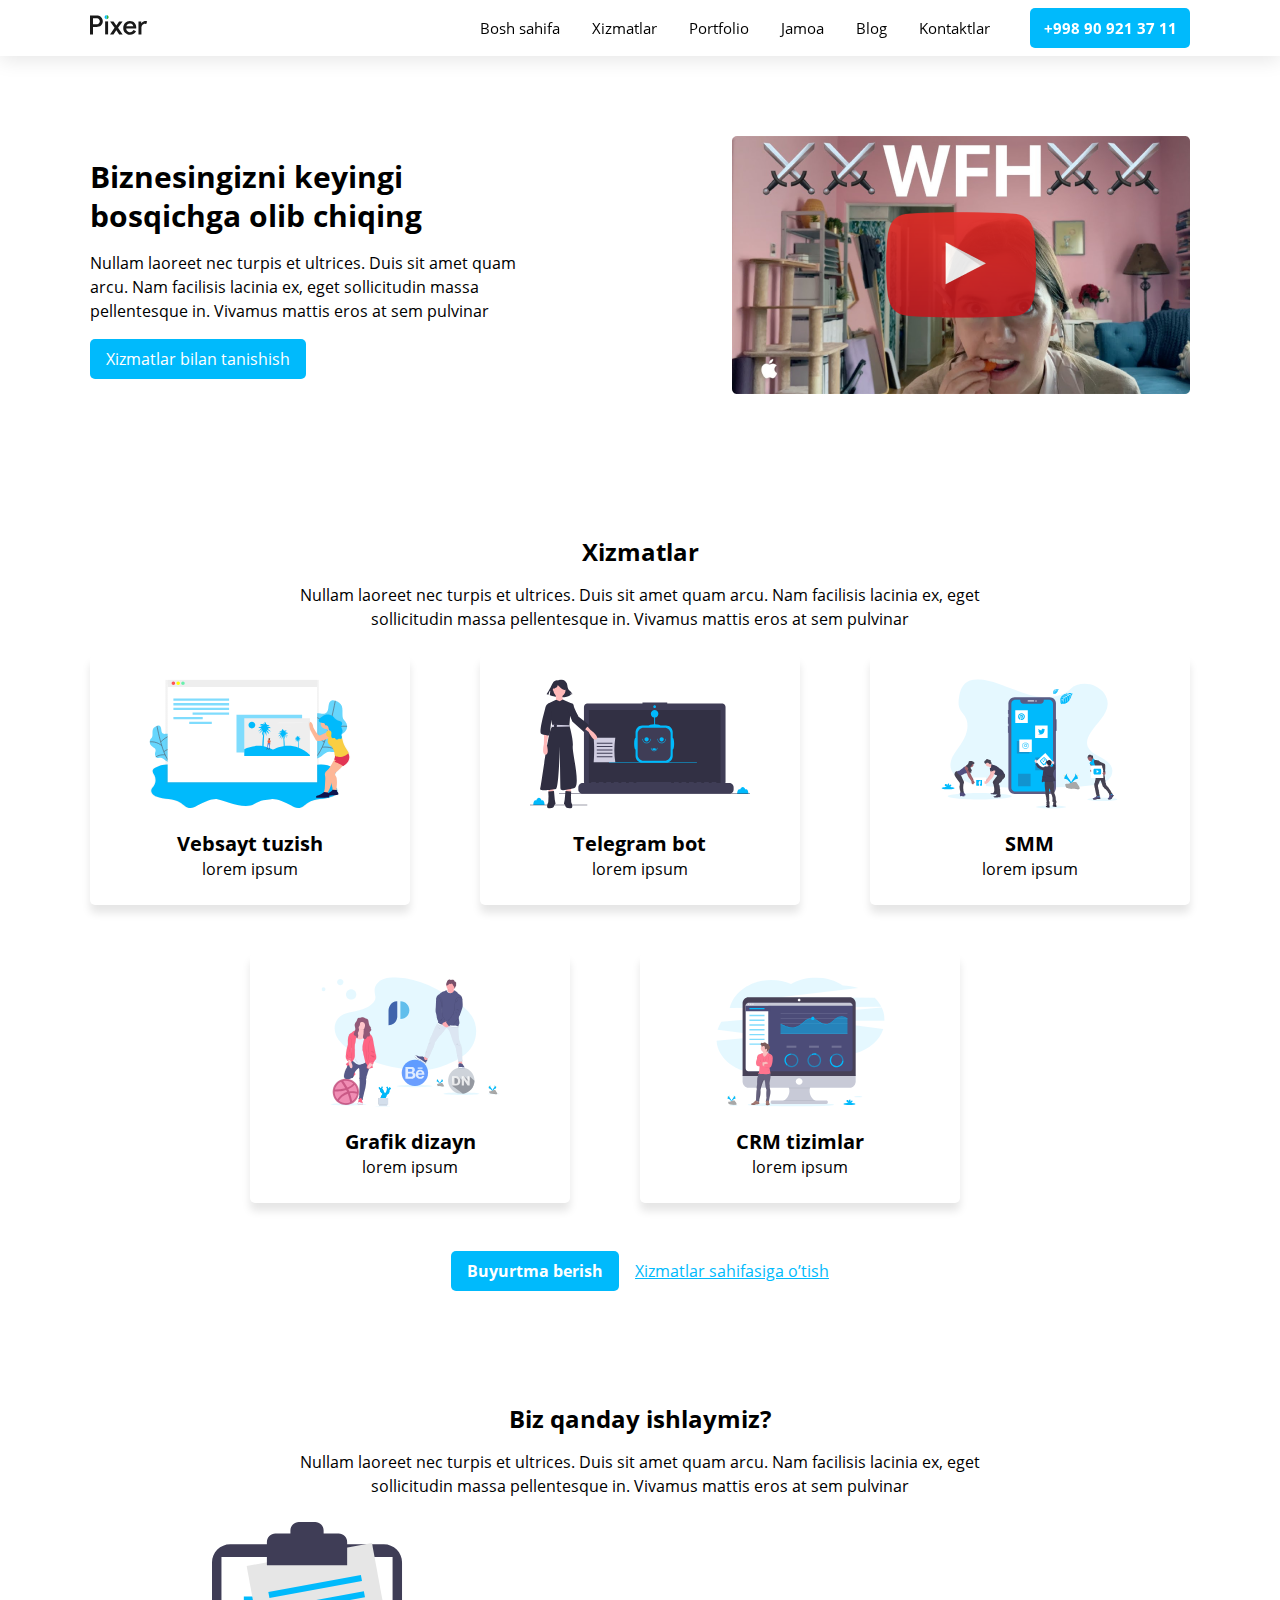
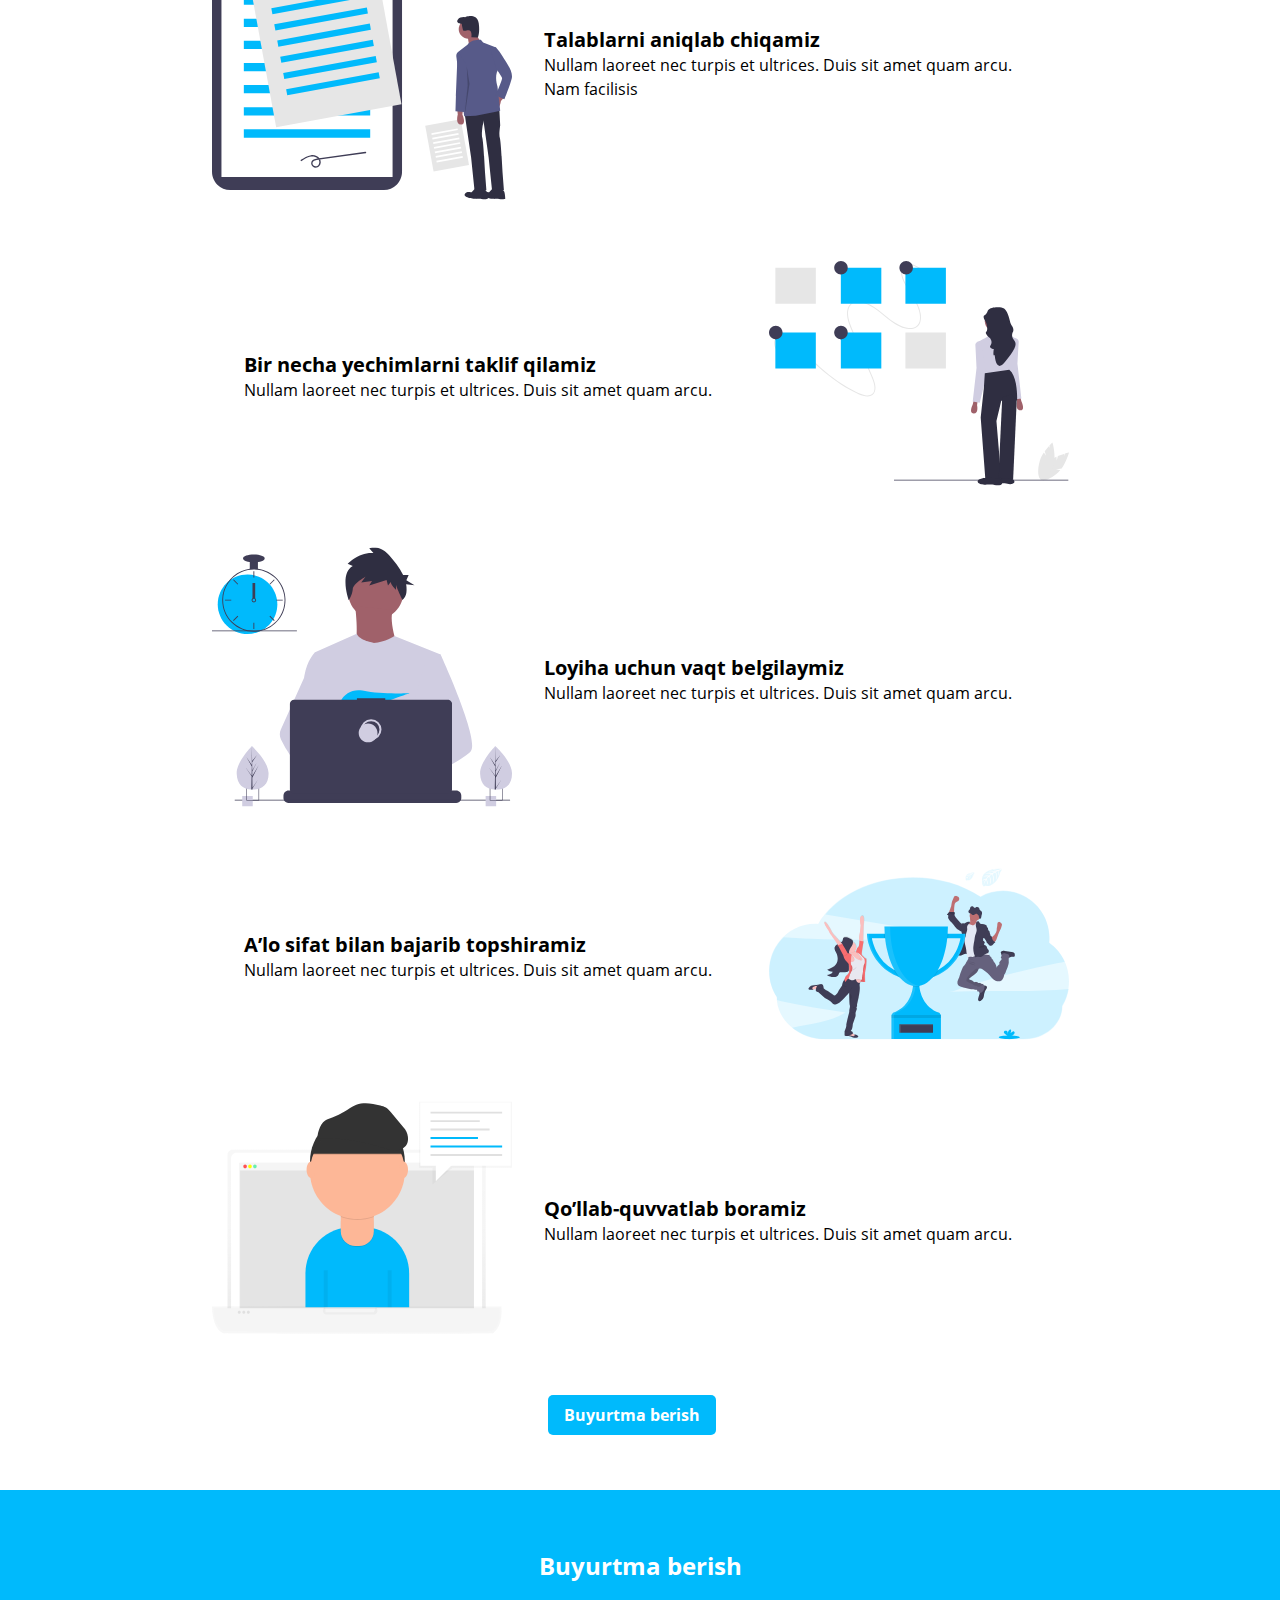
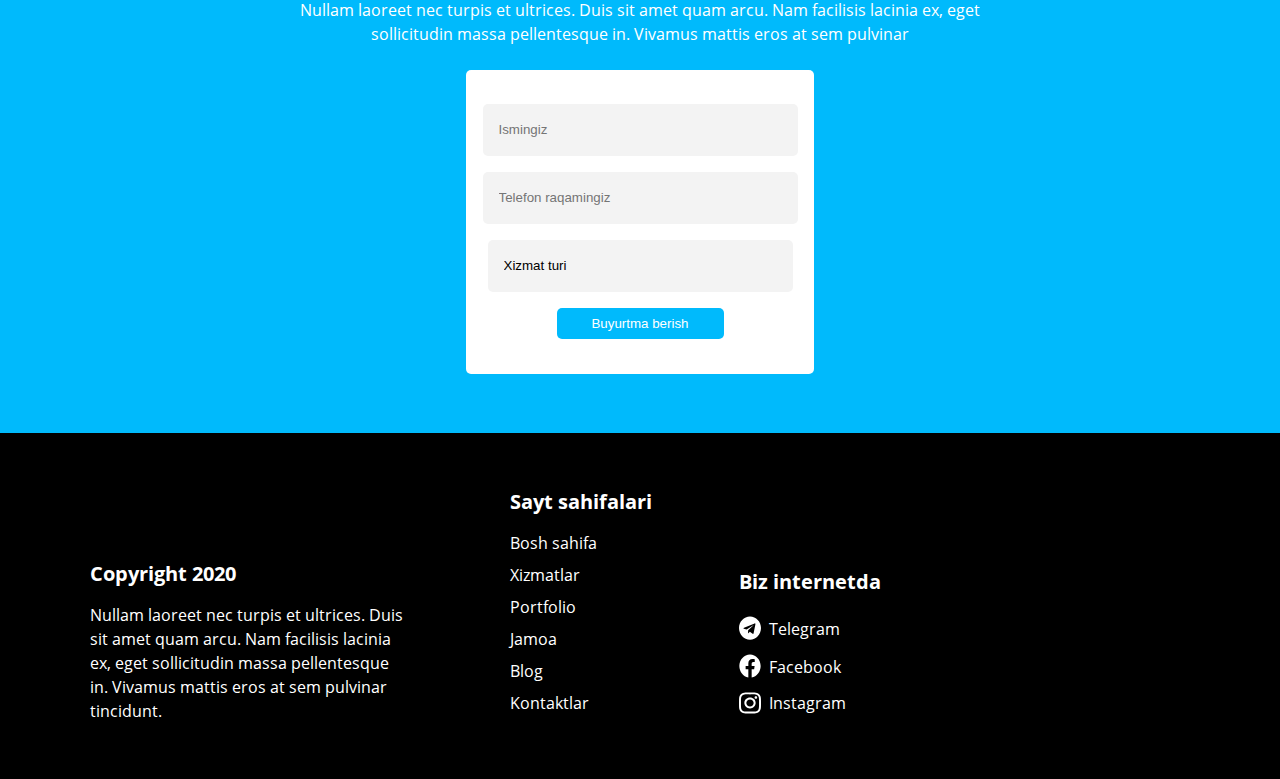
<file: index.html>
<!DOCTYPE html>
<html lang="en">
<head>
    <meta charset="UTF-8">
    <meta http-equiv="X-UA-Compatible" content="IE=edge">
    <meta name="viewport" content="width=device-width, initial-scale=1.0">
    <title>Pixer-Islom najod talim imtihonidan otish uchun</title>
    <link rel="stylesheet" href="css/fonts.css">
    <!-- <link rel="stylesheet" href="css/style.css">  e css oringe -->
    
    <link rel="stylesheet" href="css/styles.min.css">       <!-- style css minify -->
</head>
<body>
    <!-- SECTION HEADER -->

    <header >
        <div class="container ">
            <nav class="nav_warapper">
                <a class="logo" href="index.html">
                    <img src="./img/layer.svg" alt="logo pixer" height="20" width="58">
                </a>
            
                <ul class="nav">
                    <li><a class="links" href="index.html">Bosh sahifa</a></li>
                    <li class="dropdawn">
                        <a class="links" href="#xizmat">Xizmatlar</a>
                        <ul class="dropdawn__menu">
                            <li><a href="#sayt">Vebsayt</a></li>
                            <li><a href="#">Telegram bot</a></li>
                            <li><a href="#">SMM</a></li>
                            <li><a href="#">Grafik dizayn</a></li>
                            <li><a href="#">CRM tizim</a></li>
                        </ul>
                    
                    </li>
                    <li><a class="links" href="#">Portfolio</a></li>
                    <li><a class="links" href="#">Jamoa</a></li>
                    <li><a class="links" href="#">Blog</a></li>
                    <li><a class="links" href="#">Kontaktlar</a></li>
                    <li class="number"><a  href="tel:+998909213711">+998 90 921 37 11</a></li>
                </ul>
            </nav>
        </div>
    </header>

    <!-- SECTION HEADER END -->

    <main>

        <!-- SECTION INTRO -->

        <section class="intro container" id="bosh-sahifa">
            <div class="intro__text">
                <h1>Biznesingizni keyingi bosqichga olib chiqing</h1>
                <p>Nullam laoreet nec turpis et ultrices. Duis sit amet quam arcu. Nam facilisis lacinia ex, eget sollicitudin massa pellentesque in. Vivamus mattis eros at sem pulvinar</p>
                <a class="xizmat__link" href="#xizmat">Xizmatlar bilan tanishish</a>
            </div>
            <div>
                <a class="youtube" href="https://youtu.be/IxRJ8vplzAo" target="_blank">
                    <img class="intro__img" src="./img/youtube-embed.png" srcset="./img/youtube-embed.png 1x, ./img/youtube-embed.png@2.png 2x" alt="you tube" width="458" height="258">
                </a>
            </div>
        </section>
        
        <!-- SECTION INTRO END -->

        <!-- SECTION XIZMATLAR -->

        <section class="xizmatlar container" id="xizmat">
            <div class="xizmatlar__text">
                    <h2>Xizmatlar</h2>
                    <p>Nullam laoreet nec turpis et ultrices. Duis sit amet quam arcu. Nam facilisis lacinia ex, eget sollicitudin massa pellentesque in. Vivamus mattis eros at sem pulvinar</p>
                
            </div> 
            
            <ul class="xizmatlar__box">
                <li class="website">
                    <a class="xizmat_link" href="./xizmatlar.html">
                        <img src="./img/website-illustration.svg" alt="website" width="202" height="130"> 
                        <h3>Vebsayt tuzish</h3>
                        <p>lorem ipsum</p>
                    </a>
                </li>
                
                <li class="telegram-bot">
                    <a class="xizmat_link" href="./xizmatlar.html">
                        <img src="./img/bot-illustration.svg" alt="telegram bot" width="222" height="130"> 
                        <h3>Telegram bot</h3>
                        <p>lorem ipsum</p>
                    </a>
                </li>

                <li class="smm">
                    <a class="xizmat_link" href="./xizmatlar.html">
                        <img src="./img/smm-illustration.svg" alt="smm" width="177" height="130"> 
                        <h3>SMM</h3>
                        <p>lorem ipsum</p>
                    </a>
                </li>

                <li class="design">
                    <a class="xizmat_link" href="./xizmatlar.html">
                        <img src="./img/design-illustration.svg" alt="graphic design" width="179" height="130"> 
                        <h3>Grafik dizayn</h3>
                        <p>lorem ipsum</p>
                    </a>
                </li>

                <li class="CRM">
                    <a class="xizmat_link" href="./xizmatlar.html">
                        <img src="./img/crm-illustration.svg" alt="CRM tizimlari" width="169" height="130"> 
                        <h3>CRM tizimlar</h3>
                        <p>lorem ipsum</p>
                    </a>
                </li>
            </ul>

            <div class="buyurtma-link">
                <a class="buyurtma" href="#buyurtma">Buyurtma berish</a>
                <a class="xizmatlar-sahifasi" href="xizmatlar.html">Xizmatlar sahifasiga o’tish</a>
            </div>

        </section>

        <!-- SECTION XIZMATLAR END -->

        <!-- SECTION ABOUT US -->

        <section class="about-us container">
            <div class="about-us__sarlovha">
                <h2>Biz qanday ishlaymiz?</h2>
                <p>Nullam laoreet nec turpis et ultrices. Duis sit amet quam arcu. Nam facilisis lacinia ex, eget sollicitudin massa pellentesque in. Vivamus mattis eros at sem pulvinar</p>
            </div>

            <ul class="talablar">
                <li><img src="./img/talablar.svg" alt="talablar"></li>
                <li class="talablar__text">
                    <h3>Talablarni aniqlab chiqamiz</h3>
                    <p>Nullam laoreet nec turpis et ultrices. Duis sit amet quam arcu. Nam facilisis</p>
                </li>
            </ul>

            <ul class="talablar">
                <li><img src="./img/yechimlar.svg" alt="talablar"></li>
                <li class="talablar__text">
                    <h3>Bir necha yechimlarni taklif qilamiz</h3>
                    <p>Nullam laoreet nec turpis et ultrices. Duis sit amet quam arcu.</p>
                </li>
            </ul>

            <ul class="talablar">
                <li><img src="./img/camp-and-boy.svg" alt="talablar"></li>
                <li class="talablar__text">
                    <h3>Loyiha uchun vaqt belgilaymiz</h3>
                    <p>Nullam laoreet nec turpis et ultrices. Duis sit amet quam arcu.</p>
                </li>
            </ul>

            <ul class="talablar">
                <li><img src="./img/alo-sifat.svg" alt="talablar"></li>
                <li class="talablar__text">
                    <h3>A’lo sifat bilan bajarib topshiramiz</h3>
                    <p>Nullam laoreet nec turpis et ultrices. Duis sit amet quam arcu.</p>
                </li>
            </ul>

            <ul class="talablar">
                <li><img src="./img/qollab-quvatlash.svg" alt="talablar"></li>
                <li class="talablar__text">
                    <h3>Qo’llab-quvvatlab boramiz</h3>
                    <p>Nullam laoreet nec turpis et ultrices. Duis sit amet quam arcu.</p>
                </li>
            </ul>
            
            <div class="center">
                <a class="buyurtma" href="#buyurtma">Buyurtma berish</a>
            </div>
        </section>

        <!-- SECTION ABOUT US END -->

        <!-- SECTION FORM -->

        <section class="form" id="buyurtma">
            <div class="form__text">
                <h2>Buyurtma berish</h2>
                <p>Nullam laoreet nec turpis et ultrices. Duis sit amet quam arcu. Nam facilisis lacinia ex, eget sollicitudin massa pellentesque in. Vivamus mattis eros at sem pulvinar</p>
            </div>
            <form class="form__intro" action="https://echo.htmlacademy.ru/" method="POST">
                <input class="info-name" type="text" name="name" placeholder="Ismingiz" required>
                <input class="info-name" type="number" name="number" placeholder="Telefon raqamingiz" required>
                <select name="Xizmat turi" class="info-name" required>
                    <option value="" disabled selected>Xizmat turi</option>
                    <option value="vebsayt">vebsayt</option>
                    <option value="telegram-bot">telegram bot</option>
                    <option value="smm">SMM</option>
                    <option value="veb dizayn">veb dizay</option>
                    <option value="CRM-tizimlari"> CRM tizimlari</option>
                </select>
                <button type="submit">Buyurtma berish</button>
            </form>
        </section>

        <!-- SECTION FORM END -->

    </main>

    <!-- FOOTER -->

    <footer>
        <div class="container footer">
            <ul class="copyrigh">
                <li><h3>Copyright 2020</h3></li>
                <li><p>Nullam laoreet nec turpis et ultrices. Duis sit amet quam arcu. Nam facilisis lacinia ex, eget sollicitudin massa pellentesque in. Vivamus mattis eros at sem pulvinar tincidunt.</p></li>
            </ul>
            
            <ul class="sahifalar">
                <li><h3>Sayt sahifalari</h3></li>
                <li><a href="#">Bosh sahifa</a></li>
                <li><a href="#">Xizmatlar</a></li>
                <li><a href="#">Portfolio</a></li>
                <li><a href="#">Jamoa</a></li>
                <li><a href="#">Blog</a></li>
                <li><a href="#">Kontaktlar</a></li>
            </ul>
            <ul class="biz">
                <li><h3>Biz internetda</h3></li>
                <li><a class="telegram" href="https://telegram.org/" target="_blank">Telegram</a></li>
                <li><a class="facebook" href="https://www.facebook.com/" target="_blank">Facebook</a></li>
                <li><a class="instagram" href="https://www.instagram.com/" target="_blank">Instagram</a></li>
            </ul>
        </div>
    </footer>

    <!-- FOOTER END -->
</body>
</html>
</file>
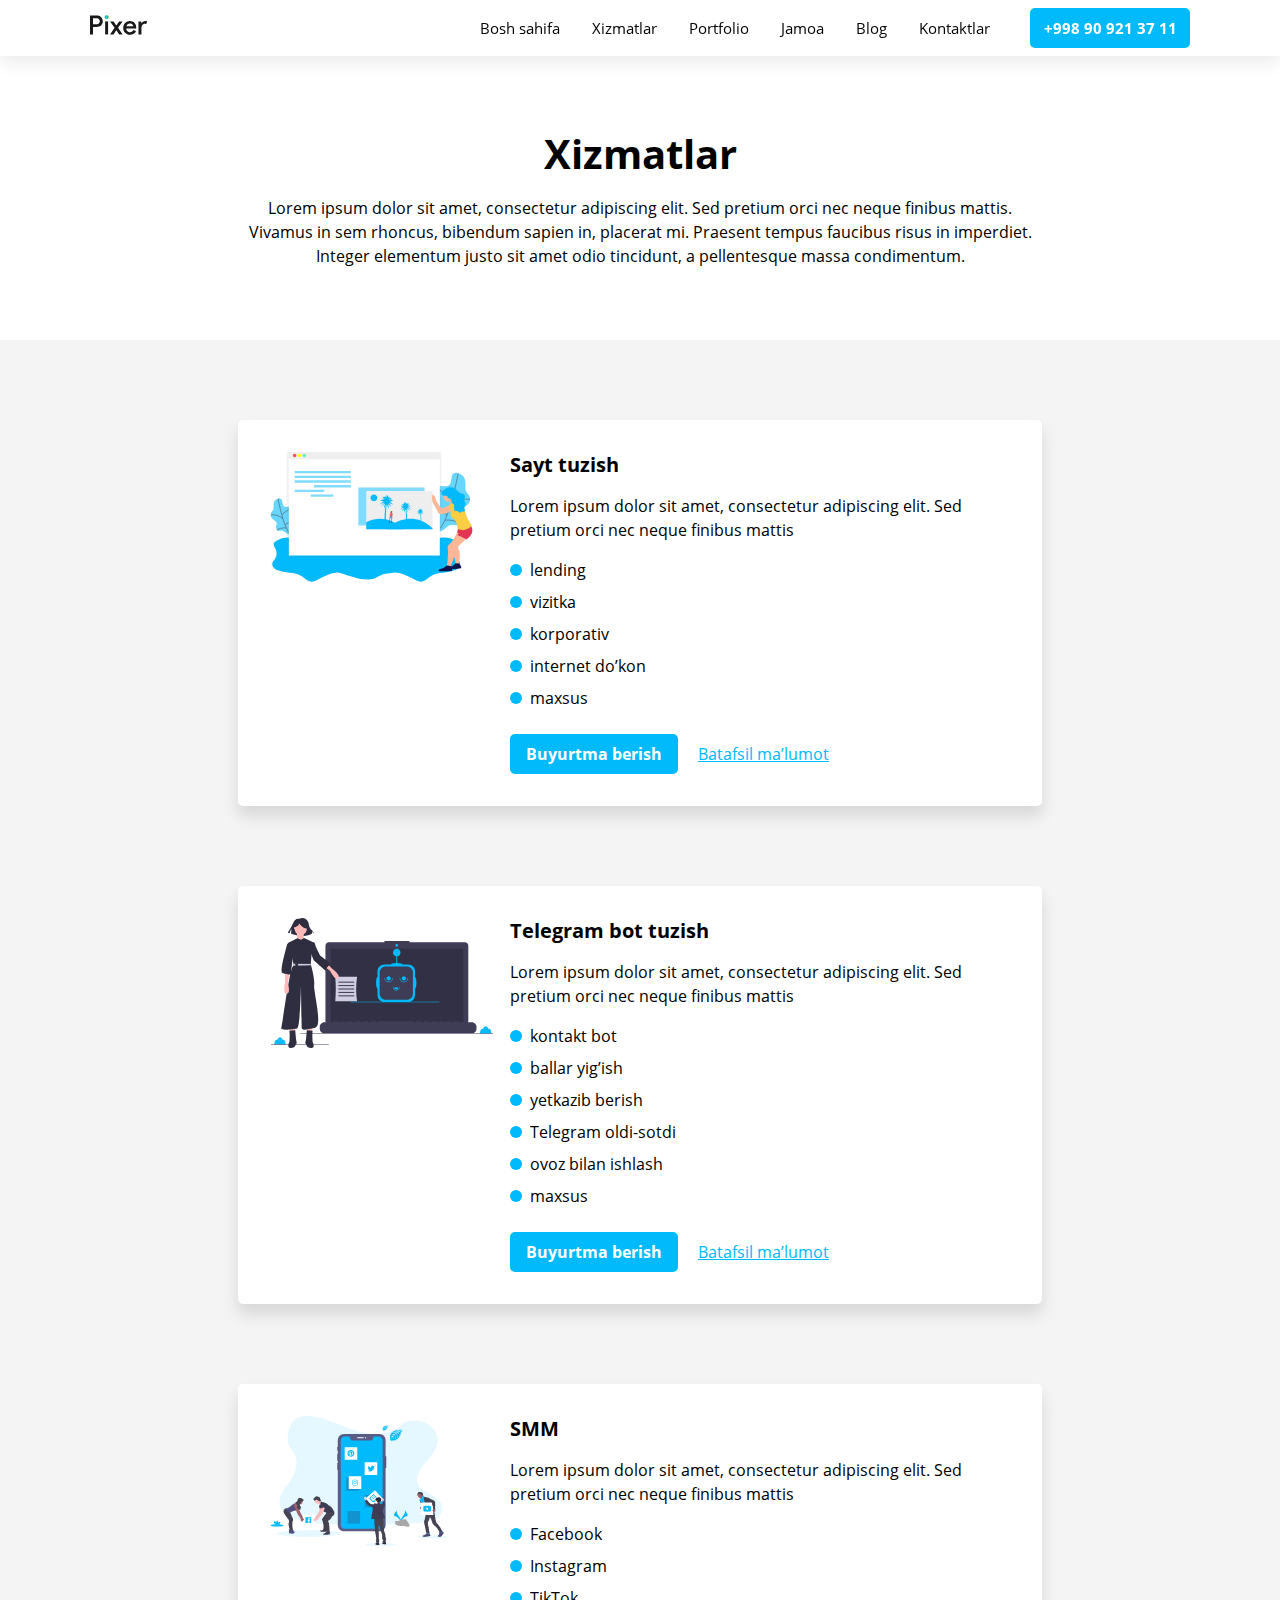
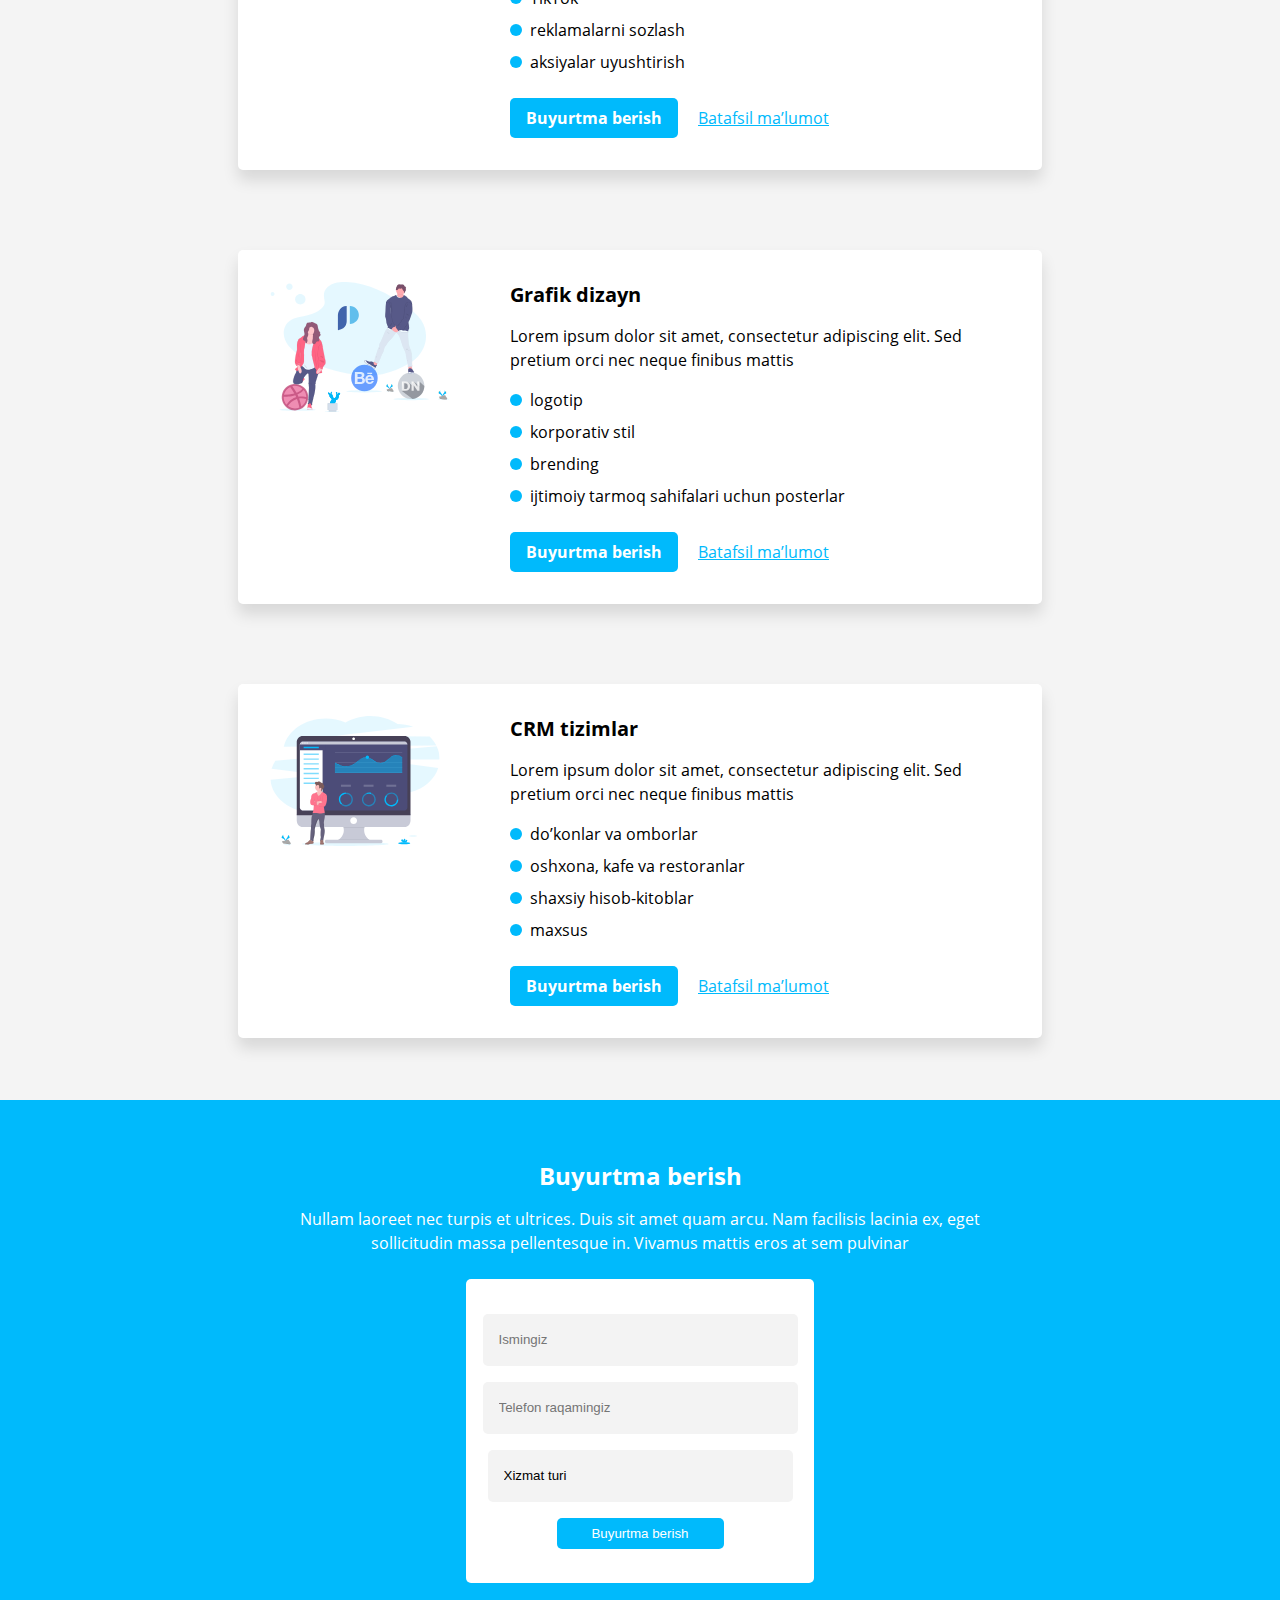
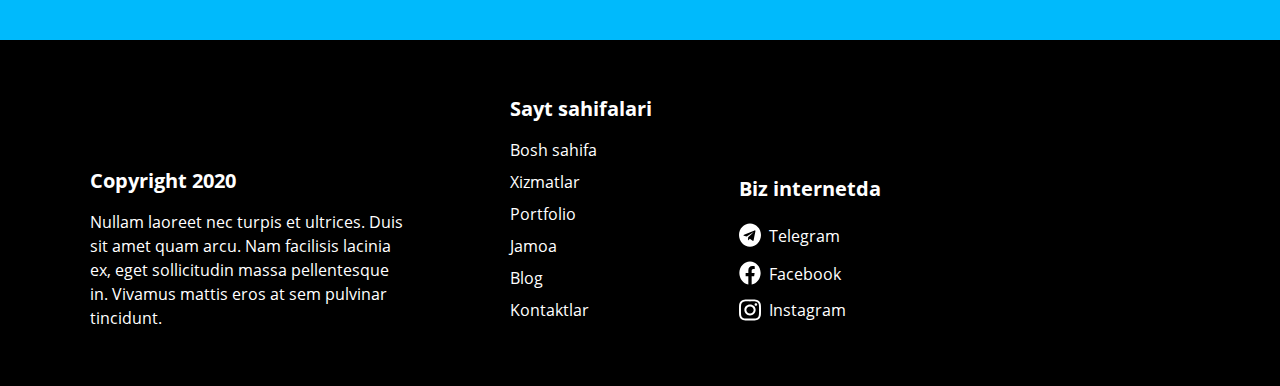
<file: xizmatlar.html>
<!DOCTYPE html>
<html lang="en">
<head>
    <meta charset="UTF-8">
    <meta http-equiv="X-UA-Compatible" content="IE=edge">
    <meta name="viewport" content="width=device-width, initial-scale=1.0">
    <title>ximatlar sahifasi</title>
    <link rel="stylesheet" href="css/fonts.css">
    <link rel="stylesheet" href="css/xizmatlar.css">
</head>
<body>
<header>
    <div class="container ">
        <nav class="nav_warapper">
            <a class="logo" href="index.html">
                <img src="./img/layer.svg" alt="logo pixer" height="20" width="58">
            </a>

            <ul class="nav">
                <li><a class="links" href="index.html">Bosh sahifa</a></li>
                <li class="dropdawn">
                    <a class="links" href="#xizmat">Xizmatlar</a>
                    <ul class="dropdawn__menu">
                        <li><a href="#sayt">Vebsayt</a></li>
                        <li><a href="#bot">Telegram bot</a></li>
                        <li><a href="#smm">SMM</a></li>
                        <li><a href="#grafik">Grafik dizayn</a></li>
                        <li><a href="#crm">CRM tizim</a></li>
                    </ul>

                </li>
                <li><a class="links" href="#">Portfolio</a></li>
                <li><a class="links" href="#">Jamoa</a></li>
                <li><a class="links" href="#">Blog</a></li>
                <li><a class="links" href="#">Kontaktlar</a></li>
                <li class="number"><a href="tel:+998909213711">+998 90 921 37 11</a></li>
            </ul>
        </nav>
    </div>
</header>

<main class="container">
    <section >
        <div class="headline">
            <h1>Xizmatlar</h1>
            <p>Lorem ipsum dolor sit amet, consectetur adipiscing elit. Sed pretium orci nec neque finibus mattis. Vivamus in sem rhoncus, bibendum sapien in, placerat mi. Praesent tempus faucibus risus in imperdiet. Integer elementum justo sit amet odio tincidunt, a pellentesque massa condimentum.</p>
        </div>
    </section>

    <section class="about">
        <div class="container box" id="sayt">
            <ul class="sayt-tuzish" >
                <li><h2>Sayt tuzish</h2></li>
                <li class="sayt-tuzish__text"><p>Lorem ipsum dolor sit amet, consectetur adipiscing elit. Sed pretium orci nec neque finibus mattis</p></li>
                <li>
                    <ul class="sayt-tuzish__haqida">
                        <li >lending</li>
                        <li>vizitka</li>
                        <li>korporativ</li>
                        <li>internet do’kon</li>
                        <li>maxsus</li>
                    </ul>
                </li>
            </ul>
            <div class="link__sayt">
                <a class="buyurtma"  href="#buyurtma">Buyurtma berish</a>
                <a class="batafsil" href="#">Batafsil ma’lumot</a>
            </div>
        </div>

        <div class="container box" id="bot">
            <ul class="tg-bot">
                <li><h2>Telegram bot tuzish</h2></li>
                <li class="tg-bot__text"><p>Lorem ipsum dolor sit amet, consectetur adipiscing elit. Sed pretium orci nec neque finibus mattis</p></li>
                <li>
                    <ul class=" tg-bot__haqida">
                        <li>kontakt bot</li>
                        <li>ballar yig’ish</li>
                        <li>yetkazib berish</li>
                        <li>Telegram oldi-sotdi</li>
                        <li>ovoz bilan ishlash</li>
                        <li>maxsus</li>
                    </ul>
                </li>
            </ul>
            <div class="link__sayt">
                <a class="buyurtma" href="#buyurtma">Buyurtma berish</a>
                <a class="batafsil" href="#">Batafsil ma’lumot</a>
            </div>
        </div>

        <div class="container box" id="smm">
            <ul class="smm">
                <li><h2>SMM</h2></li>
                <li class="smm__text"><p>Lorem ipsum dolor sit amet, consectetur adipiscing elit. Sed pretium orci nec neque finibus mattis</p></li>
                <li>
                    <ul class="smm__haqida">
                        <li >Facebook</li>
                        <li>Instagram</li>
                        <li>TikTok</li>
                        <li>reklamalarni sozlash</li>
                        <li>aksiyalar uyushtirish</li>
                    </ul>
                </li>
            </ul>
            <div class="link__sayt">
                <a class="buyurtma" href="#buyurtma">Buyurtma berish</a>
                <a class="batafsil" href="#">Batafsil ma’lumot</a>
            </div>
        </div>

        <div class="container box" id="grafik">
            <ul class="grafik">
                <li><h2>Grafik dizayn</h2></li>
                <li class="grafik__text"><p>Lorem ipsum dolor sit amet, consectetur adipiscing elit. Sed pretium orci nec neque finibus mattis</p></li>
                <li>
                    <ul class="grafik__haqida">
                        <li >logotip</li>
                        <li>korporativ stil</li>
                        <li>brending</li>
                        <li>ijtimoiy tarmoq sahifalari uchun posterlar</li>
                    </ul>
                </li>
            </ul>
            <div class="link__sayt">
                <a class="buyurtma" href="#buyurtma">Buyurtma berish</a>
                <a class="batafsil" href="#">Batafsil ma’lumot</a>
            </div>
        </div>
        <div class="container box" id="crm">
            <ul class="crm">
                <li><h2>CRM tizimlar</h2></li>
                <li class="crm__text"><p>Lorem ipsum dolor sit amet, consectetur adipiscing elit. Sed pretium orci nec neque finibus mattis</p></li>
                <li>
                    <ul class="crm__haqida">
                        <li >do’konlar va omborlar</li>
                        <li>oshxona, kafe va restoranlar</li>
                        <li>shaxsiy hisob-kitoblar</li>
                        <li>maxsus</li>
                    </ul>
                </li>
            </ul>
            <div class="link__sayt">
                <a class="buyurtma" href="#buyurtma">Buyurtma berish</a>
                <a class="batafsil" href="#">Batafsil ma’lumot</a>
            </div>
        </div>
    </section>

    <section class="form" id="buyurtma">
        <div class="form__text">
            <h2>Buyurtma berish</h2>
            <p>Nullam laoreet nec turpis et ultrices. Duis sit amet quam arcu. Nam facilisis lacinia ex, eget sollicitudin massa pellentesque in. Vivamus mattis eros at sem pulvinar</p>
        </div>
        <form class="form__intro" action="https://echo.htmlacademy.ru/" method="POST">
            <input class="info-name" type="text" name="name" placeholder="Ismingiz" required>
            <input class="info-name" type="number" name="number" placeholder="Telefon raqamingiz" required>
            <select name="Xizmat turi" class="info-name" required>
                <option value="" disabled selected>Xizmat turi</option>
                <option value="vebsayt">vebsayt</option>
                <option value="telegram-bot">telegram bot</option>
                <option value="smm">SMM</option>
                <option value="veb dizayn">veb dizay</option>
                <option value="CRM-tizimlari"> CRM tizimlari</option>
            </select>
            <button type="submit">Buyurtma berish</button>
        </form>
    </section>

</main>

<footer>
    <div class="container footer">
        <ul class="copyrigh">
            <li>
                <h3>Copyright 2020</h3>
            </li>
            <li>
                <p>Nullam laoreet nec turpis et ultrices. Duis sit amet quam arcu. Nam facilisis lacinia ex, eget sollicitudin massa pellentesque in. Vivamus mattis eros at sem pulvinar tincidunt.</p>
            </li>
        </ul>

        <ul class="sahifalar">
            <li>
                <h3>Sayt sahifalari</h3>
            </li>
            <li><a href="#">Bosh sahifa</a></li>
            <li><a href="#">Xizmatlar</a></li>
            <li><a href="#">Portfolio</a></li>
            <li><a href="#">Jamoa</a></li>
            <li><a href="#">Blog</a></li>
            <li><a href="#">Kontaktlar</a></li>
        </ul>
        <ul class="biz">
            <li>
                <h3>Biz internetda</h3>
            </li>
            <li><a class="telegram" href="https://telegram.org/" target="_blank">Telegram</a></li>
            <li><a class="facebook" href="https://www.facebook.com/" target="_blank">Facebook</a></li>
            <li><a class="instagram" href="https://www.instagram.com/" target="_blank">Instagram</a></li>
        </ul>
    </div>
</footer>

 
</body>
</html>
</file>
<file: css/fonts.css>
@font-face{font-family:'Open Sans';font-style:normal;font-weight:400;src:local(''),url(../fonts/open-sans-v18-latin-regular.woff2) format('woff2'),url(../fonts/open-sans-v18-latin-regular.woff) format('woff')}@font-face{font-family:'Open Sans';font-style:normal;font-weight:700;src:local(''),url(../fonts/open-sans-v18-latin-700.woff2) format('woff2'),url(../fonts/open-sans-v18-latin-700.woff) format('woff')}
</file>
<file: css/style.css>
/*
* Prefixed by https://autoprefixer.github.io
* PostCSS: v7.0.29,
* Autoprefixer: v9.7.6
* Browsers: last 4 version
*/

*{
    margin: 0;
    padding: 0;
    -webkit-box-sizing: border-box;
            box-sizing: border-box;
}
html{
    scroll-behavior: smooth;
}

body{
    font-family: 'Open Sans', sans-serif;
    font-size: 16px;
    font-weight: 400;
    line-height: 24px;
}
a{
    display: inline-block;
}
ul{
    list-style-type: none;
}

/* SECTION NAVIGATION */

header{
    position: fixed;
    top: 0;
    left: 0;
    right: 0;
    background-color: #fff;
    -webkit-box-shadow: 0px 4px 20px rgba(0, 0, 0, 0.1);
            box-shadow: 0px 4px 20px rgba(0, 0, 0, 0.1);
}
.container{
    width: 1100px;
    margin: 0 auto;
}
.logo:hover{
    opacity: .8;
}
.logo:active{
    opacity: .6;
}
.nav_warapper{
    display: -webkit-box;
    display: -ms-flexbox;
    display: flex;
    -webkit-box-pack: justify;
        -ms-flex-pack: justify;
            justify-content: space-between;
    -webkit-box-align: center;
        -ms-flex-align: center;
            align-items: center;
}

.nav{
    display: -webkit-box;
    display: -ms-flexbox;
    display: flex;
    -webkit-box-align: center;
        -ms-flex-align: center;
            align-items: center;
    list-style-type: none;
    
}
.links{
    text-decoration: none;
    padding: 16px;
    font-size: 15px;
    color: #000;
}
.links:hover{
    padding-bottom: 13px;
    border-bottom: 3px solid #000;
}
.links:active{
    color:#fff;
    background-color: #191919;
    opacity: .7;
}

.dropdawn{
    position: relative;
}
.dropdawn:hover .dropdawn__menu{
    display: block;
}
.dropdawn__menu{
    display: none;
    position: absolute;
    width: 124px;
    top: 57px;
    left: -15px;
    padding-top: 5px;
    background-color: #fff;
    -webkit-box-shadow: 0px 4px 24px rgba(0, 0, 0, 0.1);
            box-shadow: 0px 4px 24px rgba(0, 0, 0, 0.1);
    border-radius: 5px;
}
.dropdawn__menu a{
    display: block;
    padding-top: 16px;
    padding-bottom: 16px;
    padding-left: 16px;
    text-decoration: none;
    color: #000;
}

.dropdawn__menu a:hover{
    background-color: #00BAFC;
    color: #fff;
}
.dropdawn__menu a:active{
    opacity: .6;
}
.number{
    display: -webkit-box;
    display: -ms-flexbox;
    display: flex;
    -webkit-box-pack: center;
        -ms-flex-pack: center;
            justify-content: center;
    -webkit-box-align: center;
        -ms-flex-align: center;
            align-items: center;
    width: 160px;
    height: 40px;
    font-weight: 700;
    font-size: 15px;
    margin-left: 24px;
    background-color: #00BAFC;
    border-radius: 5px;
    -webkit-transition: .5s ease all;
    -o-transition: .5s ease all;
    transition: .5s ease all;
}
.number a{
    text-decoration: none;
    color: #fff;
    padding: 5px 13px;
    -webkit-transition: .3s ease all;
    -o-transition: .3s ease all;
    transition: .3s ease all;
}
.number a:hover{
    color: #00BAFC;
}
.number a:active{
    color: #fff;
    
}
.number:hover{
    background-color: #fff;
    color: #00BAFC;
    border: 3px solid #00BAFC;
    font-weight: 400;
    -webkit-box-sizing: border-box;
            box-sizing: border-box;
    border-radius: 5px;
}
.number:active{
    background-color: #00BAFC;
    opacity: 0.6;
}

/* SECTION NAVIGATION END */

/* SECTION INTRO */

.intro{
    display: -webkit-box;
    display: -ms-flexbox;
    display: flex;
    -webkit-box-pack: justify;
        -ms-flex-pack: justify;
            justify-content: space-between;
    -webkit-box-align: center;
        -ms-flex-align: center;
            align-items: center;
    margin-top: 136px;
}
.intro__text h1{
    font-size: 30px;
    line-height: 130%;
    width: 470px;
    margin-bottom: 16px;
}
.intro__text p{
    line-height: 24px;
    width: 465px;
    margin-bottom: 16px;
}
.xizmat__link{
    line-height: 24px;
    padding: 8px 16px;
    background-color: #00BAFC;
    color: #fff;
    text-decoration: none;
    border-radius: 5px;
    -webkit-transition: .5s all ease;
    -o-transition: .5s all ease;
    transition: .5s all ease;
}
.xizmat__link:hover{
    opacity: 0.8;
}
.xizmat__link:active{
    opacity: 0.6;
}
.intro__img{
    width: 458px;
    height: 258px;
}

/* SECTION INTRO END */

/* SECTION XIZMATLAR */


.xizmatlar__text h2{
    font-size: 24px;
    line-height: 130%;
    text-align: center;
    margin-top: 136px;
    margin-bottom: 16px;
}
.xizmatlar__text p{
    width: 719px;
    line-height: 24px;
    text-align: center;
    margin: 0 auto;
    margin-bottom: 24px;
}

.xizmatlar__box{
    display: -webkit-box;
    display: -ms-flexbox;
    display: flex;
    -ms-flex-wrap: wrap;
        flex-wrap: wrap;
    -webkit-box-pack: center;
        -ms-flex-pack: center;
            justify-content: center;
    /* align-items: center; */
    margin-top: 24px;
}
.xizmat_link{
    text-decoration: none;
    color: #000;
}

.website{
    text-decoration: none;
    padding: 24px 58.6px;
    margin-right: 70px;
    margin-bottom: 48px;
    background-color: #FFFFFF;
    -webkit-box-shadow: 0px 8px 8px rgba(0, 0, 0, 0.1);
            box-shadow: 0px 8px 8px rgba(0, 0, 0, 0.1);
    border-radius: 5px;
    -webkit-transition: .3s ease all;
    -o-transition: .3s ease all;
    transition: .3s ease all;
}
.website:hover{
    -webkit-box-shadow: 0px 12px 21px rgba(0, 0, 0, 0.1);
            box-shadow: 0px 12px 21px rgba(0, 0, 0, 0.1);
}
.website:active{
    -webkit-box-shadow: 0px 4px 4px rgba(0, 0, 0, 0.2);
            box-shadow: 0px 4px 4px rgba(0, 0, 0, 0.2);
}

.website img{
    width: 202px;
    height: 130px;
    margin-bottom: 16px;
}
.website h3{
    font-size: 20px;
    line-height: 130%;
    text-align: center;
}
.website p{
    line-height: 24px;
    text-align: center;
}

.telegram-bot{
    padding: 24px 49px;
    margin-right: 70px;
    margin-bottom: 48px;
    background-color: #FFFFFF;
    -webkit-box-shadow: 0px 8px 8px rgba(0, 0, 0, 0.1);
            box-shadow: 0px 8px 8px rgba(0, 0, 0, 0.1);
    border-radius: 5px;
    -webkit-transition: .3s ease all;
    -o-transition: .3s ease all;
    transition: .3s ease all;
}
.telegram-bot:hover{
    -webkit-box-shadow: 0px 12px 21px rgba(0, 0, 0, 0.1);
            box-shadow: 0px 12px 21px rgba(0, 0, 0, 0.1);
}
.telegram-bot:active{
    -webkit-box-shadow: 0px 4px 4px rgba(0, 0, 0, 0.2);
            box-shadow: 0px 4px 4px rgba(0, 0, 0, 0.2);
}
.telegram-bot img{
    width: 222px;
    height: 130px;
    margin-bottom: 16px;
}
.telegram-bot h3{
    font-size: 20px;
    line-height: 130%;
    text-align: center;
}
.telegram-bot p{
    line-height: 24px;
    text-align: center;
}

.smm{
    padding: 24px 71.6px;
    margin-bottom: 48px;
    background-color: #FFFFFF;
    -webkit-box-shadow: 0px 8px 8px rgba(0, 0, 0, 0.1);
            box-shadow: 0px 8px 8px rgba(0, 0, 0, 0.1);
    border-radius: 5px;
    -webkit-transition: .3s ease all;
    -o-transition: .3s ease all;
    transition: .3s ease all;
}
.smm:hover{
    -webkit-box-shadow: 0px 12px 21px rgba(0, 0, 0, 0.1);
            box-shadow: 0px 12px 21px rgba(0, 0, 0, 0.1);
}
.smm:active{
    -webkit-box-shadow: 0px 4px 4px rgba(0, 0, 0, 0.2);
            box-shadow: 0px 4px 4px rgba(0, 0, 0, 0.2);
}
.smm img{
    width: 177px;
    height: 130px;
    margin-bottom: 16px;
}
.smm h3{
    font-size: 20px;
    line-height: 130%;
    text-align: center;
}
.smm p{
    line-height: 24px;
    text-align: center;
}

.design{
    padding: 24px 70.6px;
    margin-right: 70px;
    margin-bottom: 48px;
    background-color: #FFFFFF;
    -webkit-box-shadow: 0px 8px 8px rgba(0, 0, 0, 0.1);
            box-shadow: 0px 8px 8px rgba(0, 0, 0, 0.1);
    border-radius: 5px;
    -webkit-transition: .3s ease all;
    -o-transition: .3s ease all;
    transition: .3s ease all;
}
.design:hover{
    -webkit-box-shadow: 0px 12px 21px rgba(0, 0, 0, 0.1);
            box-shadow: 0px 12px 21px rgba(0, 0, 0, 0.1);
}
.design:active{
    -webkit-box-shadow: 0px 4px 4px rgba(0, 0, 0, 0.2);
            box-shadow: 0px 4px 4px rgba(0, 0, 0, 0.2);
}
.design img{
    width: 179px;
    height: 130px;
    margin-bottom: 16px;
}
.design h3{
    font-size: 20px;
    line-height: 130%;
    text-align: center;
}
.design p{
    line-height: 24px;
    text-align: center;
}

.CRM{
    padding: 24px 75.3px;
    margin-right: 70px;
    margin-bottom: 48px;
    background-color: #FFFFFF;
    -webkit-box-shadow: 0px 8px 8px rgba(0, 0, 0, 0.1);
            box-shadow: 0px 8px 8px rgba(0, 0, 0, 0.1);
    border-radius: 5px;
    -webkit-transition: .3s ease all;
    -o-transition: .3s ease all;
    transition: .3s ease all;
}
.CRM:hover{
    -webkit-box-shadow: 0px 12px 21px rgba(0, 0, 0, 0.1);
            box-shadow: 0px 12px 21px rgba(0, 0, 0, 0.1);
}
.CRM:active{
    -webkit-box-shadow: 0px 4px 4px rgba(0, 0, 0, 0.2);
            box-shadow: 0px 4px 4px rgba(0, 0, 0, 0.2);
}
.CRM img{
    width: 169px;
    height: 130px;
    margin-bottom: 16px;
}
.CRM h3{
    font-size: 20px;
    line-height: 130%;
    text-align: center;
}
.CRM p{
    line-height: 24px;
    text-align: center;
}

.buyurtma-link{
    display: -webkit-box;
    display: -ms-flexbox;
    display: flex;
    -webkit-box-pack: center;
        -ms-flex-pack: center;
            justify-content: center;
    -webkit-box-align: center;
        -ms-flex-align: center;
            align-items: center;
}
.buyurtma{
    display: inline-block;
    text-decoration: none;
    line-height: 24px;
    font-weight: 700;
    padding: 8px 16px;
    background-color: #00BAFC;
    color: #fff;
    border-radius: 5px;
    margin-right: 16px;
    -webkit-transition: .5s all ease;
    -o-transition: .5s all ease;
    transition: .5s all ease;
}
.buyurtma:hover{
    opacity: 0.8;
}
.buyurtma:active{
    opacity: 0.6;
}
.xizmatlar-sahifasi{
    color: #00BAFC;
}
/* SECTION XIZMATLAR END */

/* SECTION ABOUT US */

.about-us__sarlovha h2{
    font-size: 24px;
    line-height: 130%;
    text-align: center;
    margin-top: 112px;
    margin-bottom: 16px;
}
.about-us__sarlovha p{
    width: 719px;
    line-height: 24px;
    text-align: center;
    margin: 0 auto;
    margin-bottom: 24px;
}

.talablar{
    display: -webkit-box;
    display: -ms-flexbox;
    display: flex;
    -webkit-box-pack: center;
        -ms-flex-pack: center;
            justify-content: center;
    -webkit-box-align: center;
        -ms-flex-align: center;
            align-items: center;
    margin-bottom: 55px;
}
.talablar:nth-child(odd){
    -webkit-box-orient: horizontal;
    -webkit-box-direction: reverse;
        -ms-flex-direction: row-reverse;
            flex-direction: row-reverse;
}
.talablar__text{
    margin-left: 32px;
    margin-right: 32px;
}

.talablar__text h3{
    font-size: 20px;
    line-height: 130%;
}
.talablar__text p{
    width: 493px;
    line-height: 24px;
}
.center{
    display: -webkit-box;
    display: -ms-flexbox;
    display: flex;
    -webkit-box-pack: center;
        -ms-flex-pack: center;
            justify-content: center;
    margin-bottom: 55px;
}

/* SECTION ABOUT US END */

/* SECTION FORM */

.form__text{
    text-align: center;
    color: #FFFFFF;
}
.form__text h2{
    font-size: 24px;
    line-height: 130%;
    margin-bottom: 16px;
}
.form__text p{
    width: 719px;
    line-height: 24px;
    margin-bottom: 24px;
}
.form{
    left: 0;
    right: 0;
    display: -webkit-box;
    display: -ms-flexbox;
    display: flex;
    -webkit-box-pack: center;
        -ms-flex-pack: center;
            justify-content: center;
    -webkit-box-align: center;
        -ms-flex-align: center;
            align-items: center;
    -webkit-box-orient: vertical;
    -webkit-box-direction: normal;
        -ms-flex-direction: column;
            flex-direction: column;
    height: 543px;
    background-color: #00BAFC;
}
.form__intro{
    display: -webkit-box;
    display: -ms-flexbox;
    display: flex;
    -webkit-box-align: center;
        -ms-flex-align: center;
            align-items: center;
    -webkit-box-pack: center;
        -ms-flex-pack: center;
            justify-content: center;
    -webkit-box-orient: vertical;
    -webkit-box-direction: normal;
        -ms-flex-direction: column;
            flex-direction: column;
    width: 348px;
    height: 304px;
    background: #FFFFFF;
    border-radius: 5px;
}
.info-name{
    padding: 16px 122px 16px 16px;
    border: none;
    border-radius: 5px;
    background-color: #F3F3F3;
    margin-bottom: 16px;
    line-height: 150%;
}
input::-webkit-outer-spin-button,
input::-webkit-inner-spin-button{
    -webkit-appearance: none;
            appearance: none;
}
select{
    padding: 16px;
    width: 305px;
    line-height: 150%;
    -webkit-appearance: none;
       -moz-appearance: none;
            appearance: none;
}

button{
    padding: 8px 16px;
    width: 167px;
    background-color: #00BAFC;
    color: #fff;
    border-radius: 5px;
    border: none;  
    -webkit-transition: 0.3s ease all;  
    -o-transition: 0.3s ease all;  
    transition: 0.3s ease all;
}
button:hover{
    opacity: .8;
}
button:active{
    opacity: .6;
}

/* SECTION FORM END */

footer{
    background-color: #000;
    color: #fff;
}
.footer{
    display: -webkit-box;
    display: -ms-flexbox;
    display: flex;
    -webkit-box-align: end;
        -ms-flex-align: end;
            align-items: end;
    padding-top: 56px;
    padding-bottom: 56px;
}
.copyrigh{
    margin-right: 100px;
}
.copyrigh h3{
    font-size: 20px;
    line-height: 130%;
    margin-bottom: 16px;
}
.copyrigh p{
    width: 320px;
    line-height: 150%;
}
.sahifalar{
    margin-right: 87px;
}
.sahifalar a:hover{
    color: #00BAFC;
}
.sahifalar a:active{
    opacity: 0.6;  
}
.sahifalar h3{
    font-size: 20px;
    line-height: 130%;
    margin-bottom: 16px;
}
.sahifalar a{
    color: #fff;
    text-decoration: none;
    margin-bottom: 8px;
}
.biz a:hover{
    color: #00BAFC;
}
.biz a:active{
    opacity: 0.6;  
}
.biz h3{
    font-size: 20px;
    line-height: 130%;
    margin-bottom: 16px;
}
.biz a{
    color: #fff;
    text-decoration: none;
    margin-bottom: 8px;
}
.telegram::before{
    position: relative;
    top: 5px;
    content: url(../img/telegram.svg);
    margin-right: 8px;
}
.facebook::before{
    position: relative;
    top: 5px;
    content: url(../img/facebook.svg);
    margin-right: 8px;
}
.instagram::before{
    position: relative;
    top: 5px;
    content: url(../img/instagram.svg);
    margin-right: 8px;
}
</file>
<file: css/xizmatlar.css>
*{
    margin: 0;
    padding: 0;
    -webkit-box-sizing: border-box;
    box-sizing: border-box;
}
html{
    scroll-behavior: smooth;
}

body{
    font-family: 'Open Sans', sans-serif;
    font-size: 16px;
    font-weight: 400;
    line-height: 24px;
}
a{
    display: inline-block;
}
ul{
    list-style-type: none;
}

/* SECTION NAVIGATION */

header{
    position: fixed;
    top: 0;
    left: 0;
    right: 0;
    z-index: 100;
    background-color: #fff;
    -webkit-box-shadow: 0px 4px 20px rgba(0, 0, 0, 0.1);
    box-shadow: 0px 4px 20px rgba(0, 0, 0, 0.1);
}
.container{
    width: 1100px;
    margin: 0 auto;
}
.logo:hover{
    opacity: .8;
}
.logo:active{
    opacity: .6;
}
.nav_warapper{
    display: -webkit-box;
    display: -ms-flexbox;
    display: flex;
    -webkit-box-pack: justify;
    -ms-flex-pack: justify;
    justify-content: space-between;
    -webkit-box-align: center;
    -ms-flex-align: center;
    align-items: center;
}

.nav{
    display: -webkit-box;
    display: -ms-flexbox;
    display: flex;
    -webkit-box-align: center;
    -ms-flex-align: center;
    align-items: center;
    list-style-type: none;
    
}
.links{
    text-decoration: none;
    padding: 16px;
    font-size: 15px;
    color: #000;
}
.links:hover{
    padding-bottom: 13px;
    border-bottom: 3px solid #000;
}
.links:active{
    color:#fff;
    background-color: #191919;
    opacity: .7;
}

.dropdawn{
    position: relative;
}
.dropdawn:hover .dropdawn__menu{
    display: block;
}
.dropdawn__menu{
    display: none;
    position: absolute;
    width: 124px;
    top: 57px;
    left: -15px;
    padding-top: 5px;
    background-color: #fff;
    -webkit-box-shadow: 0px 4px 24px rgba(0, 0, 0, 0.1);
    box-shadow: 0px 4px 24px rgba(0, 0, 0, 0.1);
    border-radius: 5px;
}
.dropdawn__menu a{
    display: block;
    padding-top: 16px;
    padding-bottom: 16px;
    padding-left: 16px;
    text-decoration: none;
    color: #000;
}

.dropdawn__menu a:hover{
    background-color: #00BAFC;
    color: #fff;
}
.dropdawn__menu a:active{
    opacity: .6;
}
.number{
    display: -webkit-box;
    display: -ms-flexbox;
    display: flex;
    -webkit-box-pack: center;
    -ms-flex-pack: center;
    justify-content: center;
    -webkit-box-align: center;
    -ms-flex-align: center;
    align-items: center;
    width: 160px;
    height: 40px;
    font-weight: 700;
    font-size: 15px;
    margin-left: 24px;
    background-color: #00BAFC;
    border-radius: 5px;
    -webkit-transition: .5s ease all;
    -o-transition: .5s ease all;
    transition: .5s ease all;
}
.number a{
    text-decoration: none;
    color: #fff;
    padding: 5px 13px;
    -webkit-transition: .3s ease all;
    -o-transition: .3s ease all;
    transition: .3s ease all;
}
.number a:hover{
    color: #00BAFC;
}
.number a:active{
    color: #fff;
    
}
.number:hover{
    background-color: #fff;
    color: #00BAFC;
    border: 3px solid #00BAFC;
    font-weight: 400;
    -webkit-box-sizing: border-box;
    box-sizing: border-box;
    border-radius: 5px;
}
.number:active{
    background-color: #00BAFC;
    opacity: 0.6;
}


.headline h1{
    font-size: 40px;
    line-height: 130%;
    margin-top: 128px;
    margin-bottom: 16px;
    text-align: center;
}
.headline p{
    font-size: 16px;
    line-height: 24px;
    width: 800px;
    height: 72px;
    text-align: center;
    margin: 0 auto;
    margin-bottom: 72px;
}


.about{
    position: absolute;
    right: 0;
    left: 0;
    background-color: #F4F4F4;
}
.box{
    position: relative;
    width: 804px;
    background-color: #fff;
    margin-top: 80px;
    box-shadow: 0px 10px 16px rgba(0, 0, 0, 0.12);
    border-radius: 5px;
    padding-left: 272px;
    padding-bottom: 32px;
    margin-bottom: 64px;
    
}
.sayt-tuzish::before{
    content: url(../img/website-illustration.svg);
    position: absolute;
    top: 32px;
    left: 32px;
}
.sayt-tuzish h2{
    font-size: 20px;
    line-height: 130%;
    margin-bottom: 16px;
    padding-top: 32px;
}
.sayt-tuzish__text{
    width: 500px;
    line-height: 24px;
    margin-bottom: 16px;
}
.sayt-tuzish__haqida li{
    margin-bottom: 8px;
    line-height: 24px;
}
.sayt-tuzish__haqida li::before{
    content: "";
    display: inline-block;
    width: 12px;
    height: 12px;
    margin-right: 8px;
    margin-top: 3px;
    background: #00BAFC;
    border-radius: 12px;
}

.buyurtma-link{
    display: -webkit-box;
    display: -ms-flexbox;
    display: flex;
    -webkit-box-pack: center;
        -ms-flex-pack: center;
            justify-content: center;
    -webkit-box-align: center;
        -ms-flex-align: center;
            align-items: center;
}
.buyurtma{
    display: inline-block;
    text-decoration: none;
    line-height: 24px;
    font-weight: 700;
    padding: 8px 16px;
    background-color: #00BAFC;
    color: #fff;
    border-radius: 5px;
    margin-right: 16px;
    margin-top: 16px;
    -webkit-transition: .5s all ease;
    -o-transition: .5s all ease;
    transition: .5s all ease;
}
.buyurtma:hover{
    opacity: 0.8;
}
.buyurtma:active{
    opacity: 0.6;
}
.batafsil{
    display: inline-block;
    color: #00BAFC;
}

.tg-bot::before{
    content: url(../img/bot-illustration.svg);
    z-index: 30;
    position: absolute;
    top: 32px;
    left: 32px;
}
.tg-bot h2{
    font-size: 20px;
    line-height: 130%;
    margin-bottom: 16px;
    padding-top: 32px;
}
.tg-bot__text{
    width: 500px;
    line-height: 24px;
    margin-bottom: 16px;
}
.tg-bot__haqida li{
    margin-bottom: 8px;
    line-height: 24px;
}
.tg-bot__haqida li::before{
    content: "";
    display: inline-block;
    width: 12px;
    height: 12px;
    margin-right: 8px;
    margin-top: 3px;
    background: #00BAFC;
    border-radius: 12px;
}

.smm::before{
    content: url(../img/smm-illustration.svg);
    z-index: 30;
    position: absolute;
    top: 32px;
    left: 32px;
}
.smm h2{
    font-size: 20px;
    line-height: 130%;
    margin-bottom: 16px;
    padding-top: 32px;
}
.smm__text{
    width: 500px;
    line-height: 24px;
    margin-bottom: 16px;
}
.smm__haqida li{
    margin-bottom: 8px;
    line-height: 24px;
}
.smm__haqida li::before{
    content: "";
    display: inline-block;
    width: 12px;
    height: 12px;
    margin-right: 8px;
    margin-top: 3px;
    background: #00BAFC;
    border-radius: 12px;
}

.grafik::before{
    content: url(../img/design-illustration.svg);
    z-index: 30;
    position: absolute;
    top: 32px;
    left: 32px;
}
.grafik h2{
    font-size: 20px;
    line-height: 130%;
    margin-bottom: 16px;
    padding-top: 32px;
}
.grafik__text{
    width: 500px;
    line-height: 24px;
    margin-bottom: 16px;
}
.grafik__haqida li{
    margin-bottom: 8px;
    line-height: 24px;
}
.grafik__haqida li::before{
    content: "";
    display: inline-block;
    width: 12px;
    height: 12px;
    margin-right: 8px;
    margin-top: 3px;
    background: #00BAFC;
    border-radius: 12px;
}

.crm::before{
    content: url(../img/crm-illustration.svg);
    z-index: 30;
    position: absolute;
    top: 32px;
    left: 32px;
}
.crm h2{
    font-size: 20px;
    line-height: 130%;
    margin-bottom: 16px;
    padding-top: 32px;
}
.crm__text{
    width: 500px;
    line-height: 24px;
    margin-bottom: 16px;
}
.crm__haqida li{
    margin-bottom: 8px;
    line-height: 24px;
}
.crm__haqida li::before{
    content: "";
    display: inline-block;
    width: 12px;
    height: 12px;
    margin-right: 8px;
    margin-top: 3px;
    background: #00BAFC;
    border-radius: 12px;
}

.form__text{
    text-align: center;
    color: #FFFFFF;
}
.form__text h2{
    font-size: 24px;
    line-height: 130%;
    margin-bottom: 16px;
}
.form__text p{
    width: 719px;
    line-height: 24px;
    margin-bottom: 24px;
}
.form{
    position: absolute;
    left: 0;
    right: 0;
    top: 2700px;
    display: -webkit-box;
    display: -ms-flexbox;
    display: flex;
    -webkit-box-pack: center;
        -ms-flex-pack: center;
            justify-content: center;
    -webkit-box-align: center;
        -ms-flex-align: center;
            align-items: center;
    -webkit-box-orient: vertical;
    -webkit-box-direction: normal;
        -ms-flex-direction: column;
            flex-direction: column;
    height: 543px;
    background-color: #00BAFC;
}
.form__intro{
    display: -webkit-box;
    display: -ms-flexbox;
    display: flex;
    -webkit-box-align: center;
        -ms-flex-align: center;
            align-items: center;
    -webkit-box-pack: center;
        -ms-flex-pack: center;
            justify-content: center;
    -webkit-box-orient: vertical;
    -webkit-box-direction: normal;
        -ms-flex-direction: column;
            flex-direction: column;
    width: 348px;
    height: 304px;
    background: #FFFFFF;
    border-radius: 5px;
}
.info-name{
    padding: 16px 122px 16px 16px;
    border: none;
    border-radius: 5px;
    background-color: #F3F3F3;
    margin-bottom: 16px;
    line-height: 150%;
}
input::-webkit-outer-spin-button,
input::-webkit-inner-spin-button{
    -webkit-appearance: none;
            appearance: none;
}
select{
    padding: 16px;
    width: 305px;
    line-height: 150%;
    -webkit-appearance: none;
       -moz-appearance: none;
            appearance: none;
}

button{
    padding: 8px 16px;
    width: 167px;
    background-color: #00BAFC;
    color: #fff;
    border-radius: 5px;
    border: none;  
    -webkit-transition: 0.3s ease all;  
    -o-transition: 0.3s ease all;  
    transition: 0.3s ease all;
}
button:hover{
    opacity: .8;
}
button:active{
    opacity: .6;
}

/* SECTION FORM END */

footer{
    background-color: #000;
    color: #fff;
    position: absolute;
    z-index: 70;
    left: 0;
    right: 0;
    top: 3240px;
}
.footer{
    display: -webkit-box;
    display: -ms-flexbox;
    display: flex;
    -webkit-box-align: end;
        -ms-flex-align: end;
            align-items: end;
    padding-top: 56px;
    padding-bottom: 56px;
}
.copyrigh{
    margin-right: 100px;
}
.copyrigh h3{
    font-size: 20px;
    line-height: 130%;
    margin-bottom: 16px;
}
.copyrigh p{
    width: 320px;
    line-height: 150%;
}
.sahifalar{
    margin-right: 87px;
}
.sahifalar a:hover{
    color: #00BAFC;
}
.sahifalar a:active{
    opacity: 0.6;  
}
.sahifalar h3{
    font-size: 20px;
    line-height: 130%;
    margin-bottom: 16px;
}
.sahifalar a{
    color: #fff;
    text-decoration: none;
    margin-bottom: 8px;
}
.biz a:hover{
    color: #00BAFC;
}
.biz a:active{
    opacity: 0.6;  
}
.biz h3{
    font-size: 20px;
    line-height: 130%;
    margin-bottom: 16px;
}
.biz a{
    color: #fff;
    text-decoration: none;
    margin-bottom: 8px;
}
.telegram::before{
    position: relative;
    top: 5px;
    content: url(../img/telegram.svg);
    margin-right: 8px;
}
.facebook::before{
    position: relative;
    top: 5px;
    content: url(../img/facebook.svg);
    margin-right: 8px;
}
.instagram::before{
    position: relative;
    top: 5px;
    content: url(../img/instagram.svg);
    margin-right: 8px;
}
</file>
<file: css/styles.min.css>
*{margin:0;padding:0;-webkit-box-sizing:border-box;box-sizing:border-box}html{scroll-behavior:smooth}body{font-family:'Open Sans',sans-serif;font-size:16px;font-weight:400;line-height:24px}a{display:inline-block}ul{list-style-type:none}header{position:fixed;top:0;left:0;right:0;background-color:#fff;-webkit-box-shadow:0 4px 20px rgba(0,0,0,.1);box-shadow:0 4px 20px rgba(0,0,0,.1)}.container{width:1100px;margin:0 auto}.logo:hover{opacity:.8}.logo:active{opacity:.6}.nav_warapper{display:-webkit-box;display:-ms-flexbox;display:flex;-webkit-box-pack:justify;-ms-flex-pack:justify;justify-content:space-between;-webkit-box-align:center;-ms-flex-align:center;align-items:center}.nav{display:-webkit-box;display:-ms-flexbox;display:flex;-webkit-box-align:center;-ms-flex-align:center;align-items:center;list-style-type:none}.links{text-decoration:none;padding:16px;font-size:15px;color:#000}.links:hover{padding-bottom:13px;border-bottom:3px solid #000}.links:active{color:#fff;background-color:#191919;opacity:.7}.dropdawn{position:relative}.dropdawn:hover .dropdawn__menu{display:block}.dropdawn__menu{display:none;position:absolute;width:124px;top:57px;left:-15px;padding-top:5px;background-color:#fff;-webkit-box-shadow:0 4px 24px rgba(0,0,0,.1);box-shadow:0 4px 24px rgba(0,0,0,.1);border-radius:5px}.dropdawn__menu a{display:block;padding-top:16px;padding-bottom:16px;padding-left:16px;text-decoration:none;color:#000}.dropdawn__menu a:hover{background-color:#00bafc;color:#fff}.dropdawn__menu a:active{opacity:.6}.number{display:-webkit-box;display:-ms-flexbox;display:flex;-webkit-box-pack:center;-ms-flex-pack:center;justify-content:center;-webkit-box-align:center;-ms-flex-align:center;align-items:center;width:160px;height:40px;font-weight:700;font-size:15px;margin-left:24px;background-color:#00bafc;border-radius:5px;-webkit-transition:.5s ease all;-o-transition:.5s ease all;transition:.5s ease all}.number a{text-decoration:none;color:#fff;padding:5px 13px;-webkit-transition:.3s ease all;-o-transition:.3s ease all;transition:.3s ease all}.number a:hover{color:#00bafc}.number a:active{color:#fff}.number:hover{background-color:#fff;color:#00bafc;border:3px solid #00bafc;font-weight:400;-webkit-box-sizing:border-box;box-sizing:border-box;border-radius:5px}.number:active{background-color:#00bafc;opacity:.6}.intro{display:-webkit-box;display:-ms-flexbox;display:flex;-webkit-box-pack:justify;-ms-flex-pack:justify;justify-content:space-between;-webkit-box-align:center;-ms-flex-align:center;align-items:center;margin-top:136px}.intro__text h1{font-size:30px;line-height:130%;width:470px;margin-bottom:16px}.intro__text p{line-height:24px;width:465px;margin-bottom:16px}.xizmat__link{line-height:24px;padding:8px 16px;background-color:#00bafc;color:#fff;text-decoration:none;border-radius:5px;-webkit-transition:.5s all ease;-o-transition:.5s all ease;transition:.5s all ease}.xizmat__link:hover{opacity:.8}.xizmat__link:active{opacity:.6}.intro__img{width:458px;height:258px}.xizmatlar__text h2{font-size:24px;line-height:130%;text-align:center;margin-top:136px;margin-bottom:16px}.xizmatlar__text p{width:719px;line-height:24px;text-align:center;margin:0 auto;margin-bottom:24px}.xizmatlar__box{display:-webkit-box;display:-ms-flexbox;display:flex;-ms-flex-wrap:wrap;flex-wrap:wrap;-webkit-box-pack:center;-ms-flex-pack:center;justify-content:center;margin-top:24px}.xizmat_link{text-decoration:none;color:#000}.website{text-decoration:none;padding:24px 58.6px;margin-right:70px;margin-bottom:48px;background-color:#fff;-webkit-box-shadow:0 8px 8px rgba(0,0,0,.1);box-shadow:0 8px 8px rgba(0,0,0,.1);border-radius:5px;-webkit-transition:.3s ease all;-o-transition:.3s ease all;transition:.3s ease all}.website:hover{-webkit-box-shadow:0 12px 21px rgba(0,0,0,.1);box-shadow:0 12px 21px rgba(0,0,0,.1)}.website:active{-webkit-box-shadow:0 4px 4px rgba(0,0,0,.2);box-shadow:0 4px 4px rgba(0,0,0,.2)}.website img{width:202px;height:130px;margin-bottom:16px}.website h3{font-size:20px;line-height:130%;text-align:center}.website p{line-height:24px;text-align:center}.telegram-bot{padding:24px 49px;margin-right:70px;margin-bottom:48px;background-color:#fff;-webkit-box-shadow:0 8px 8px rgba(0,0,0,.1);box-shadow:0 8px 8px rgba(0,0,0,.1);border-radius:5px;-webkit-transition:.3s ease all;-o-transition:.3s ease all;transition:.3s ease all}.telegram-bot:hover{-webkit-box-shadow:0 12px 21px rgba(0,0,0,.1);box-shadow:0 12px 21px rgba(0,0,0,.1)}.telegram-bot:active{-webkit-box-shadow:0 4px 4px rgba(0,0,0,.2);box-shadow:0 4px 4px rgba(0,0,0,.2)}.telegram-bot img{width:222px;height:130px;margin-bottom:16px}.telegram-bot h3{font-size:20px;line-height:130%;text-align:center}.telegram-bot p{line-height:24px;text-align:center}.smm{padding:24px 71.6px;margin-bottom:48px;background-color:#fff;-webkit-box-shadow:0 8px 8px rgba(0,0,0,.1);box-shadow:0 8px 8px rgba(0,0,0,.1);border-radius:5px;-webkit-transition:.3s ease all;-o-transition:.3s ease all;transition:.3s ease all}.smm:hover{-webkit-box-shadow:0 12px 21px rgba(0,0,0,.1);box-shadow:0 12px 21px rgba(0,0,0,.1)}.smm:active{-webkit-box-shadow:0 4px 4px rgba(0,0,0,.2);box-shadow:0 4px 4px rgba(0,0,0,.2)}.smm img{width:177px;height:130px;margin-bottom:16px}.smm h3{font-size:20px;line-height:130%;text-align:center}.smm p{line-height:24px;text-align:center}.design{padding:24px 70.6px;margin-right:70px;margin-bottom:48px;background-color:#fff;-webkit-box-shadow:0 8px 8px rgba(0,0,0,.1);box-shadow:0 8px 8px rgba(0,0,0,.1);border-radius:5px;-webkit-transition:.3s ease all;-o-transition:.3s ease all;transition:.3s ease all}.design:hover{-webkit-box-shadow:0 12px 21px rgba(0,0,0,.1);box-shadow:0 12px 21px rgba(0,0,0,.1)}.design:active{-webkit-box-shadow:0 4px 4px rgba(0,0,0,.2);box-shadow:0 4px 4px rgba(0,0,0,.2)}.design img{width:179px;height:130px;margin-bottom:16px}.design h3{font-size:20px;line-height:130%;text-align:center}.design p{line-height:24px;text-align:center}.CRM{padding:24px 75.3px;margin-right:70px;margin-bottom:48px;background-color:#fff;-webkit-box-shadow:0 8px 8px rgba(0,0,0,.1);box-shadow:0 8px 8px rgba(0,0,0,.1);border-radius:5px;-webkit-transition:.3s ease all;-o-transition:.3s ease all;transition:.3s ease all}.CRM:hover{-webkit-box-shadow:0 12px 21px rgba(0,0,0,.1);box-shadow:0 12px 21px rgba(0,0,0,.1)}.CRM:active{-webkit-box-shadow:0 4px 4px rgba(0,0,0,.2);box-shadow:0 4px 4px rgba(0,0,0,.2)}.CRM img{width:169px;height:130px;margin-bottom:16px}.CRM h3{font-size:20px;line-height:130%;text-align:center}.CRM p{line-height:24px;text-align:center}.buyurtma-link{display:-webkit-box;display:-ms-flexbox;display:flex;-webkit-box-pack:center;-ms-flex-pack:center;justify-content:center;-webkit-box-align:center;-ms-flex-align:center;align-items:center}.buyurtma{display:inline-block;text-decoration:none;line-height:24px;font-weight:700;padding:8px 16px;background-color:#00bafc;color:#fff;border-radius:5px;margin-right:16px;-webkit-transition:.5s all ease;-o-transition:.5s all ease;transition:.5s all ease}.buyurtma:hover{opacity:.8}.buyurtma:active{opacity:.6}.xizmatlar-sahifasi{color:#00bafc}.about-us__sarlovha h2{font-size:24px;line-height:130%;text-align:center;margin-top:112px;margin-bottom:16px}.about-us__sarlovha p{width:719px;line-height:24px;text-align:center;margin:0 auto;margin-bottom:24px}.talablar{display:-webkit-box;display:-ms-flexbox;display:flex;-webkit-box-pack:center;-ms-flex-pack:center;justify-content:center;-webkit-box-align:center;-ms-flex-align:center;align-items:center;margin-bottom:55px}.talablar:nth-child(odd){-webkit-box-orient:horizontal;-webkit-box-direction:reverse;-ms-flex-direction:row-reverse;flex-direction:row-reverse}.talablar__text{margin-left:32px;margin-right:32px}.talablar__text h3{font-size:20px;line-height:130%}.talablar__text p{width:493px;line-height:24px}.center{display:-webkit-box;display:-ms-flexbox;display:flex;-webkit-box-pack:center;-ms-flex-pack:center;justify-content:center;margin-bottom:55px}.form__text{text-align:center;color:#fff}.form__text h2{font-size:24px;line-height:130%;margin-bottom:16px}.form__text p{width:719px;line-height:24px;margin-bottom:24px}.form{left:0;right:0;display:-webkit-box;display:-ms-flexbox;display:flex;-webkit-box-pack:center;-ms-flex-pack:center;justify-content:center;-webkit-box-align:center;-ms-flex-align:center;align-items:center;-webkit-box-orient:vertical;-webkit-box-direction:normal;-ms-flex-direction:column;flex-direction:column;height:543px;background-color:#00bafc}.form__intro{display:-webkit-box;display:-ms-flexbox;display:flex;-webkit-box-align:center;-ms-flex-align:center;align-items:center;-webkit-box-pack:center;-ms-flex-pack:center;justify-content:center;-webkit-box-orient:vertical;-webkit-box-direction:normal;-ms-flex-direction:column;flex-direction:column;width:348px;height:304px;background:#fff;border-radius:5px}.info-name{padding:16px 122px 16px 16px;border:none;border-radius:5px;background-color:#f3f3f3;margin-bottom:16px;line-height:150%}input::-webkit-inner-spin-button,input::-webkit-outer-spin-button{-webkit-appearance:none;appearance:none}select{padding:16px;width:305px;line-height:150%;-webkit-appearance:none;-moz-appearance:none;appearance:none}button{padding:8px 16px;width:167px;background-color:#00bafc;color:#fff;border-radius:5px;border:none;-webkit-transition:.3s ease all;-o-transition:.3s ease all;transition:.3s ease all}button:hover{opacity:.8}button:active{opacity:.6}footer{background-color:#000;color:#fff}.footer{display:-webkit-box;display:-ms-flexbox;display:flex;-webkit-box-align:end;-ms-flex-align:end;align-items:end;padding-top:56px;padding-bottom:56px}.copyrigh{margin-right:100px}.copyrigh h3{font-size:20px;line-height:130%;margin-bottom:16px}.copyrigh p{width:320px;line-height:150%}.sahifalar{margin-right:87px}.sahifalar a:hover{color:#00bafc}.sahifalar a:active{opacity:.6}.sahifalar h3{font-size:20px;line-height:130%;margin-bottom:16px}.sahifalar a{color:#fff;text-decoration:none;margin-bottom:8px}.biz a:hover{color:#00bafc}.biz a:active{opacity:.6}.biz h3{font-size:20px;line-height:130%;margin-bottom:16px}.biz a{color:#fff;text-decoration:none;margin-bottom:8px}.telegram::before{position:relative;top:5px;content:url(../img/telegram.svg);margin-right:8px}.facebook::before{position:relative;top:5px;content:url(../img/facebook.svg);margin-right:8px}.instagram::before{position:relative;top:5px;content:url(../img/instagram.svg);margin-right:8px}
</file>
